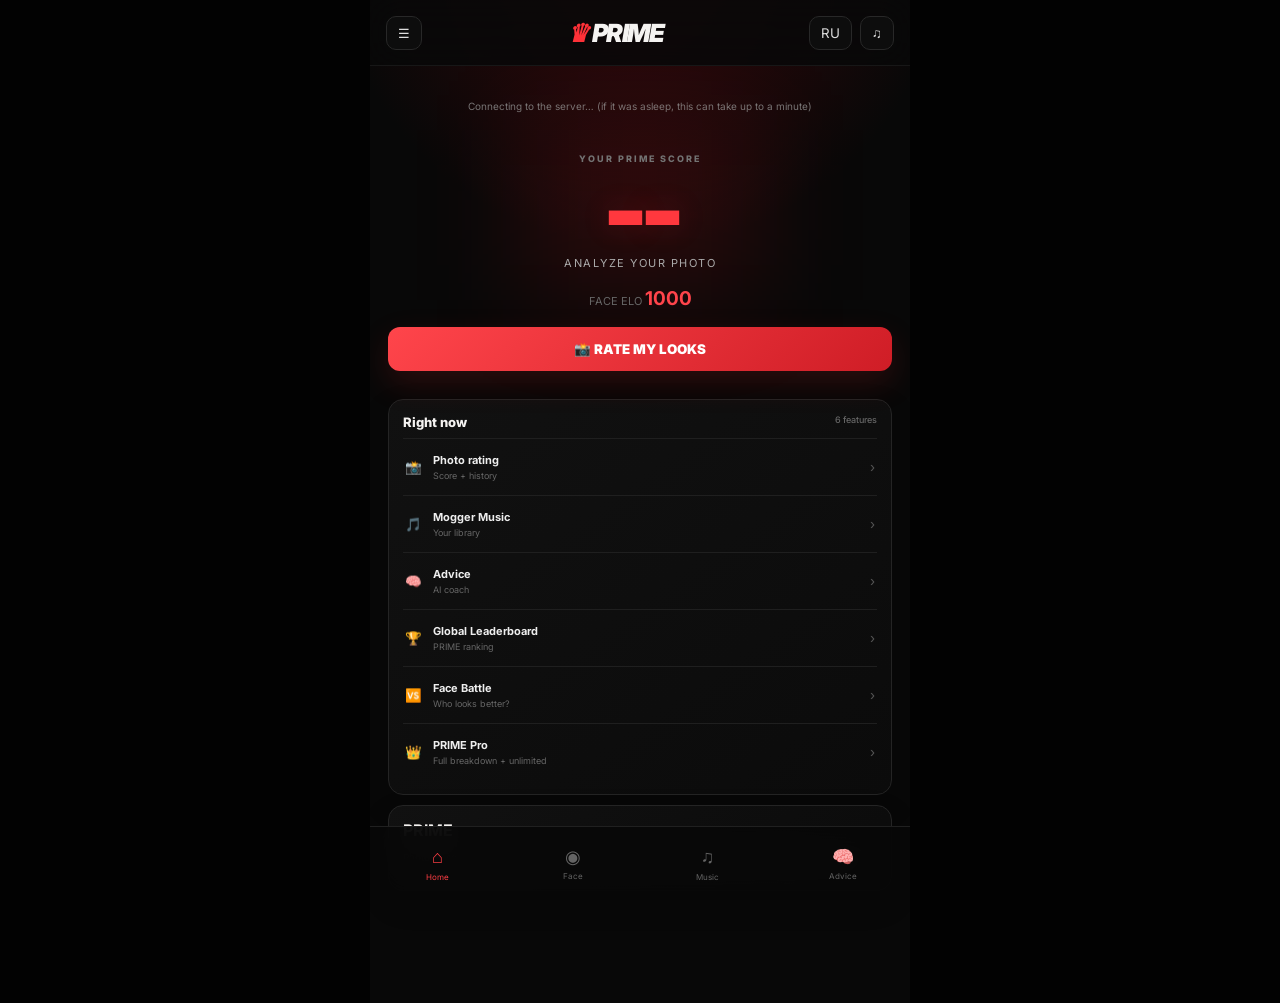
<file: index.html>
<!doctype html>
<html lang="ru"><head><meta charset="utf-8"><meta name="viewport" content="width=device-width,initial-scale=1"><meta name="theme-color" content="#090909"><title>PRIME</title><script>
(function(){
  function show(msg){
    try{
      var el=document.getElementById("__prime_err");
      if(!el){
        el=document.createElement("div");
        el.id="__prime_err";
        el.style.cssText="position:fixed;left:0;right:0;top:0;z-index:2147483647;background:#b00020;color:#fff;font:11px/1.5 monospace;padding:10px 12px;white-space:pre-wrap;max-height:60vh;overflow:auto";
        (document.body||document.documentElement).appendChild(el);
      }
      el.textContent += (el.textContent?"\n\n":"") + msg;
    }catch(e){}
  }
  window.addEventListener("error", function(e){
    show("JS Error: " + (e.message||e) + (e.filename?" @ "+e.filename+":"+e.lineno:""));
  });
  window.addEventListener("unhandledrejection", function(e){
    show("Unhandled Promise: " + (e.reason && e.reason.message ? e.reason.message : e.reason));
  });
})();
</script>
<script async src="https://telegram.org/js/telegram-web-app.js"></script><link rel="stylesheet" href="style.css?v=20260826-1"><link rel="preconnect" href="https://fonts.googleapis.com" crossorigin><link rel="preconnect" href="https://fonts.gstatic.com" crossorigin><link rel="stylesheet" href="https://fonts.googleapis.com/css2?family=Inter:wght@400;500;600;700;800;900&display=swap" media="print" onload="this.media='all'"><noscript><link rel="stylesheet" href="https://fonts.googleapis.com/css2?family=Inter:wght@400;500;600;700;800;900&display=swap"></noscript></head><body>
<div id="auth" class="auth-overlay hidden" aria-hidden="true"><div class="auth-card"><div class="logo">♛ PRIME</div><p class="muted" data-i18n="auth_intro">Открой PRIME из Telegram — аккаунт создастся автоматически.</p><div id="authStatus" class="status" data-i18n="auth_checking">Проверяем Telegram…</div></div></div>
<div class="app"><header class="top"><button id="menu" class="ghost" type="button">☰</button><div class="logo">♛ PRIME</div><div style="display:flex;gap:8px"><button id="langToggle" class="ghost" type="button">EN</button><button id="musicTop" class="ghost" type="button">♫</button></div></header><main id="home" class="view active"><div id="netStatus" class="status hidden" style="text-align:center;padding:8px 16px"></div><div class="hero"><div class="eyebrow" data-i18n="home_score_eyebrow">YOUR PRIME SCORE</div><div id="primeScore" class="score">--</div><div id="rankLabel" class="rank-label" data-i18n="home_rank_placeholder">ANALYZE YOUR PHOTO</div><div class="elo-line"><span data-i18n="home_elo_label">FACE ELO</span> <b id="elo">1000</b></div><button id="goFace" class="primary" type="button"><span data-i18n="home_go_face">📸 ОЦЕНИТЬ ВНЕШНОСТЬ</span></button></div><section class="card"><div class="section-title"><span data-i18n="home_section_title">Что сейчас</span><small data-i18n="home_section_count">5 функций</small></div><button class="row" type="button" data-go="face">📸 <span><b data-i18n="home_row_face_title">Оценка по фото</b><small data-i18n="home_row_face_sub">Score + history</small></span><i>›</i></button><button class="row" type="button" data-go="music">🎵 <span><b data-i18n="home_row_music_title">Mogger Music</b><small data-i18n="home_row_music_sub">Твоя библиотека</small></span><i>›</i></button><button class="row" type="button" data-go="advice">🧠 <span><b data-i18n="home_row_advice_title">Советы</b><small data-i18n="home_row_advice_sub">AI coach</small></span><i>›</i></button><button class="row" type="button" data-go="leaderboard">🏆 <span><b data-i18n="home_row_leaderboard_title">Global Leaderboard</b><small data-i18n="home_row_leaderboard_sub">Рейтинг PRIME</small></span><i>›</i></button><button class="row" type="button" data-go="compare">🆚 <span><b data-i18n="home_row_compare_title">Сравнить лица</b><small data-i18n="home_row_compare_sub">Кто выглядит лучше?</small></span><i>›</i></button><button class="row" type="button" data-go="pro">👑 <span><b data-i18n="home_row_pro_title">PRIME Pro</b><small data-i18n="home_row_pro_sub">Разбор по метрикам + безлимит</small></span><i>›</i></button></section><section class="card mini"><b>PRIME</b><p data-i18n="home_mini_text">Фото → score → Elo → музыка → советы. Данные сохраняются отдельно для каждого Telegram-аккаунта.</p></section></main>
<main id="face" class="view"><button class="back" type="button" data-go="home" data-i18n="back">‹ Назад</button><div class="eyebrow" data-i18n="face_eyebrow">FACE ANALYSIS</div><h1 data-i18n="face_title">Оценка внешности</h1><p class="muted" data-i18n="face_sub">Развлекательная визуальная оценка, не медицинский или научный диагноз.</p><div class="card upload-card"><input id="photoInput" type="file" accept="image/*" hidden><button id="pickPhoto" class="upload" type="button"><span>＋</span><b data-i18n="face_pick_photo">Выбрать фото</b><small data-i18n="face_pick_photo_hint">JPG / PNG</small></button><img id="preview" class="preview hidden" alt="preview"></div><div id="faceStatus" class="status" data-i18n="face_status_ready">Готов к анализу</div><button id="analyze" class="primary" type="button" disabled data-i18n="face_analyze_btn">АНАЛИЗИРОВАТЬ</button><div id="faceResult" class="hidden"><div class="score-card"><div class="eyebrow" data-i18n="face_visual_score_eyebrow">YOUR VISUAL SCORE</div><div id="faceScore" class="big-score">--</div><div id="type" class="type">--</div><p id="typeText" class="muted"></p></div><div id="metrics" class="card"></div><div class="card"><div class="section-title"><span data-i18n="face_reference_scale_title">Reference scale</span><small data-i18n="face_reference_scale_sub">твоя позиция</small></div><div class="scale"><span>SUB 3</span><span>SUB 5</span><span>LTN</span><span>MTN</span><span>HTN</span><span>CHAD</span><span>TRUE ADAM</span></div><div class="scale-bar"><i id="scalePos"></i></div></div><div class="card"><div class="section-title"><span data-i18n="face_next_steps_title">Следующие шаги</span><small data-i18n="face_next_steps_sub">AI</small></div><ul id="tips"></ul></div><button id="addElo" class="secondary" type="button" data-i18n="face_play_elo">⚔ СЫГРАТЬ ELO-МАТЧ</button></div><div class="card" id="progressCard"><div class="section-title"><span data-i18n="progress_title">Прогресс</span><small data-i18n="progress_sub">раз в неделю</small></div><div id="progressBody"><div class="status" data-i18n="progress_loading">Загрузка…</div></div><button id="remindToggle" class="secondary remind-toggle hidden" type="button" data-i18n="progress_remind_enable">🔔 Напоминать раз в неделю</button></div><div class="card"><div class="section-title"><span data-i18n="face_history_title">История анализа</span><small data-i18n="face_history_sub">100 последних</small></div><div id="faceHistory"></div></div><div class="card"><div class="section-title"><span data-i18n="face_elo_history_title">ELO история</span><small data-i18n="face_elo_history_sub">100 матчей</small></div><div id="eloHistory"></div></div></main>
<main id="music" class="view"><button class="back" type="button" data-go="home" data-i18n="back">‹ Назад</button><div class="eyebrow" data-i18n="music_eyebrow">MOGGER MODE</div><h1 data-i18n="music_title">Музыка</h1><p class="muted" data-i18n="music_sub">Треки хранятся в твоей персональной библиотеке на сервере.</p><div class="player card"><div class="cover">♛</div><div id="nowPlaying" class="now" data-i18n="music_now_playing_empty">Ничего не играет</div><audio id="audio" controls preload="metadata"></audio></div><button id="addMusic" class="primary" type="button" data-i18n="music_add_track">＋ ДОБАВИТЬ ТРЕК</button><input id="musicInput" type="file" accept="audio/*" hidden><div id="songs" class="songs"></div></main>
<main id="advice" class="view"><button class="back" type="button" data-go="home" data-i18n="back">‹ Назад</button><div class="eyebrow" data-i18n="advice_eyebrow">COACH</div><h1 data-i18n="advice_title">Советы</h1><p class="muted" data-i18n="advice_sub">Персональные безопасные рекомендации от AI.</p><div id="adviceLocked" class="card pro-locked hidden"><b data-i18n="advice_locked_title">🔒 Разбор доступен в PRIME Pro</b><p class="muted" data-i18n="advice_locked_text">Конкретные советы по каждой метрике — что именно делать на этой неделе — открываются с подпиской.</p><button class="primary" type="button" id="adviceUnlockBtn" data-i18n="advice_locked_btn">Разблокировать</button></div><div id="adviceFocus"></div><div class="card advice-list" id="adviceList"><div><b data-i18n="advice_loading_title">Загрузка…</b><span data-i18n="advice_loading_sub">AI coach готовит рекомендации.</span></div></div><button class="secondary" type="button" id="refreshAdvice" data-i18n="advice_refresh">ОБНОВИТЬ</button></main>
<main id="pro" class="view"><button class="back" type="button" data-go="home" data-i18n="back">‹ Назад</button><div class="eyebrow" data-i18n="pro_eyebrow">PRIME PRO</div><h1 data-i18n="pro_title">PRIME Pro</h1><p class="muted" data-i18n="pro_sub">Разблокируй полный разбор своей внешности и безлимит по фичам.</p><div id="proStatus" class="status" data-i18n="pro_status_loading">Проверяем статус…</div><div class="card pro-benefits"><div data-i18n="pro_benefit_1">🔎 Полный разбор по всем 6 метрикам + что делать на этой неделе</div><div id="proBenefit2">♾️ Безлимит батлов сравнения</div><div data-i18n="pro_benefit_3">👑 Отметка PRO в профиле</div></div><div id="proPrice" class="muted"></div><button id="buyProBtn" class="primary" type="button" data-i18n="pro_buy_btn">Оформить PRIME Pro</button><div class="section-title" style="margin-top:18px"><span data-i18n="pro_lifetime_divider">Или разово, без подписки</span></div><div id="proPriceLifetime" class="muted"></div><button id="buyProLifetimeBtn" class="secondary" type="button" data-i18n="pro_buy_lifetime_btn">PRIME Pro навсегда</button><div class="card" id="referralCard"><div class="section-title"><span data-i18n="referral_title">Пригласи друзей</span></div><p class="muted" data-i18n="referral_sub">Своя ссылка — переходы и регистрации по ней видно в статистике.</p><div id="referralLinkBox" class="referral-link-box" data-i18n="referral_loading">Загружаем…</div><button id="copyReferralBtn" class="secondary" type="button" data-i18n="referral_copy_btn">Скопировать ссылку</button></div></main><main id="leaderboard" class="view"><button class="back" type="button" data-go="home" data-i18n="back">‹ Назад</button><div class="eyebrow" data-i18n="leaderboard_eyebrow">RANKING</div><h1 data-i18n="leaderboard_title">Leaderboard</h1><div id="leaderboardList" class="card"></div></main>
<main id="compare" class="view"><button class="back" type="button" data-go="home" data-i18n="back">‹ Назад</button><div class="eyebrow" data-i18n="compare_eyebrow">FACE BATTLE</div><h1 data-i18n="compare_title">Сравнение</h1><p class="muted" data-i18n="compare_sub">Загрузи два фото — узнай у кого выше PRIME Score.</p><div class="compare-grid"><div class="compare-slot"><input id="compareInputA" type="file" accept="image/*" hidden><button id="pickCompareA" class="upload" type="button"><span>＋</span><b data-i18n="compare_slot_a">Фото 1</b></button><img id="previewCompareA" class="preview hidden" alt="preview A"></div><div class="compare-vs">VS</div><div class="compare-slot"><input id="compareInputB" type="file" accept="image/*" hidden><button id="pickCompareB" class="upload" type="button"><span>＋</span><b data-i18n="compare_slot_b">Фото 2</b></button><img id="previewCompareB" class="preview hidden" alt="preview B"></div></div><div id="compareStatus" class="status" data-i18n="compare_status_ready">Загрузи оба фото</div><button id="runCompare" class="primary" type="button" disabled data-i18n="compare_button">СРАВНИТЬ</button><div id="compareResult" class="hidden"><div class="compare-results-grid"><div id="compareCardA" class="compare-result-card score-card"><img id="compareResultPhotoA" class="compare-result-photo" alt=""><div id="compareScoreA" class="big-score">--</div><div id="compareTierA" class="type">--</div><div id="compareBadgeA" class="compare-winner-badge hidden" data-i18n="compare_winner_label">🏆 Победитель</div></div><div id="compareCardB" class="compare-result-card score-card"><img id="compareResultPhotoB" class="compare-result-photo" alt=""><div id="compareScoreB" class="big-score">--</div><div id="compareTierB" class="type">--</div><div id="compareBadgeB" class="compare-winner-badge hidden" data-i18n="compare_winner_label">🏆 Победитель</div></div></div><button id="resetCompare" class="secondary" type="button" data-i18n="compare_reset">Новое сравнение</button></div></main>
<nav class="nav"><button type="button" data-go="home" class="active">⌂<small data-i18n="nav_home">Главная</small></button><button type="button" data-go="face">◉<small>Face</small></button><button type="button" data-go="music">♫<small>Music</small></button><button type="button" data-go="advice">🧠<small>Advice</small></button></nav></div><div id="toast"></div>
<script defer src="i18n.js?v=20260826-1"></script><script defer src="telegram_session_bootstrap.js?v=20260824-1"></script><script defer src="app.js?v=20260826-1"></script><script defer src="fetch_guard.js?v=20260823-11"></script><script defer src="share.js?v=20260826-1"></script>
</body></html>
</file>
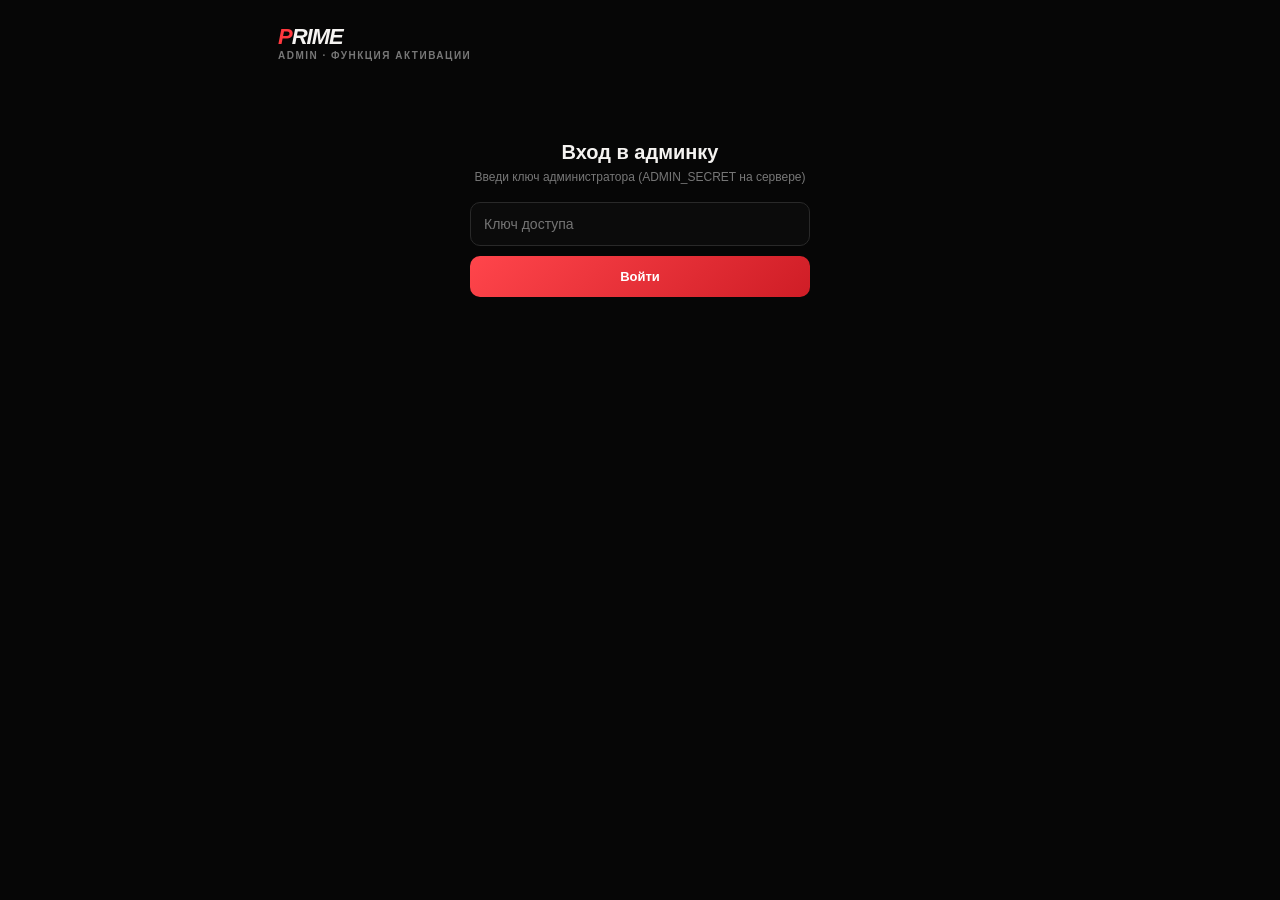
<file: admin.html>
<!doctype html>
<html lang="ru">
<head>
<meta charset="utf-8">
<meta name="viewport" content="width=device-width, initial-scale=1, viewport-fit=cover">
<meta name="robots" content="noindex, nofollow">
<title>PRIME · Admin</title>
<style>
  :root{--bg:#060606;--card:#0f0f0f;--card2:#0b0b0b;--line:#242424;--text:#f5f3f1;--muted:#777;--red:#ff383e;--red2:#b50f17;--green:#3ddc73}
  *{box-sizing:border-box}
  html,body{margin:0;background:var(--bg);color:var(--text);font-family:Inter,Arial,sans-serif}
  body{min-height:100vh}
  .wrap{max-width:760px;margin:0 auto;padding:24px 18px 60px}
  .top{display:flex;align-items:center;justify-content:space-between;margin-bottom:22px}
  .logo{font-size:22px;font-style:italic;font-weight:900;letter-spacing:-1px}
  .logo::first-letter{color:var(--red)}
  .logo small{display:block;font-style:normal;font-size:10px;letter-spacing:1.5px;color:var(--muted);font-weight:700}
  #refreshBtn{background:#111;color:#ddd;border:1px solid #2c2c2c;border-radius:10px;padding:9px 14px;font-size:12px;font-weight:700;cursor:pointer}
  #refreshBtn:disabled{opacity:.5;cursor:default}

  .gate{max-width:340px;margin:80px auto;text-align:center}
  .gate h1{font-size:20px;margin:0 0 6px}
  .gate p{color:var(--muted);font-size:12px;margin:0 0 18px}
  .gate input{width:100%;padding:13px;border-radius:10px;border:1px solid #292929;background:#0b0b0b;color:#fff;outline:none;font-size:14px;margin-bottom:10px}
  .gate input:focus{border-color:#7a252b}
  .gate button{width:100%;padding:13px;border-radius:10px;border:0;font-weight:900;color:#fff;background:linear-gradient(135deg,#ff454b,#cf1d26);cursor:pointer;font-size:13px}
  .gate .err{color:var(--red);font-size:11px;margin-top:10px;min-height:14px}

  .hidden{display:none!important}

  .note{font-size:10px;color:var(--muted);line-height:1.5;margin:0 0 18px;padding:10px 12px;border:1px solid var(--line);border-radius:10px;background:var(--card2)}

  .funnel{display:flex;flex-direction:column;gap:0;margin-bottom:22px}
  .stage{position:relative;border:1px solid var(--line);background:linear-gradient(145deg,var(--card),var(--card2));border-radius:14px;padding:16px;margin-bottom:2px}
  .stage-head{display:flex;justify-content:space-between;align-items:baseline}
  .stage-name{font-size:11px;font-weight:800;letter-spacing:.03em;color:#ccc;text-transform:uppercase}
  .stage-total{font-size:32px;font-weight:900;letter-spacing:-1px;color:var(--red)}
  .stage-sub{display:flex;gap:16px;margin-top:8px;font-size:10px;color:var(--muted)}
  .stage-sub b{color:#ccc;font-weight:800}
  .stage-bar{height:6px;border-radius:99px;background:#1c1c1c;margin-top:12px;overflow:hidden}
  .stage-bar i{display:block;height:100%;border-radius:99px;background:linear-gradient(90deg,#771218,#ff4045)}
  .arrow{text-align:center;color:var(--muted);font-size:11px;padding:6px 0;display:flex;align-items:center;justify-content:center;gap:8px}
  .arrow .pct{color:var(--green);font-weight:900}

  .card{border:1px solid var(--line);background:linear-gradient(145deg,var(--card),var(--card2));border-radius:15px;padding:16px;margin-bottom:16px}
  .section-title{font-size:12px;font-weight:800;letter-spacing:.02em;color:#ccc;margin-bottom:10px;display:flex;justify-content:space-between}
  .section-title small{color:var(--muted);font-weight:600;font-size:10px}
  .legend{display:flex;gap:14px;font-size:10px;color:var(--muted);margin-top:10px}
  .legend span{display:inline-flex;align-items:center;gap:5px}
  .legend i{width:8px;height:8px;border-radius:2px;display:inline-block}

  .status{font-size:11px;color:var(--muted);text-align:center;padding:30px 0}
  canvas{display:block;width:100%}

  .growth-grid{display:grid;grid-template-columns:repeat(3,1fr);gap:10px;margin-bottom:12px}
  .growth-item{border:1px solid var(--line);background:var(--card2);border-radius:11px;padding:12px 10px;text-align:center}
  .growth-item b{display:block;font-size:22px;font-weight:900;color:#8a5cff;letter-spacing:-.5px}
  .growth-item span{display:block;font-size:9px;color:var(--muted);margin-top:4px;line-height:1.35}
  .channel-list{display:flex;flex-wrap:wrap;gap:8px;font-size:10px;color:var(--muted)}
  .channel-list b{color:#ccc;font-weight:800}
  .channel-chip{border:1px solid var(--line);background:var(--card2);border-radius:99px;padding:5px 11px}
  .growth-empty{font-size:11px;color:var(--muted);text-align:center;padding:10px 0}
  .revenue-grid{display:grid;grid-template-columns:repeat(3,1fr);gap:10px;margin-bottom:12px}
  .revenue-item{border:1px solid var(--line);background:var(--card2);border-radius:11px;padding:12px 10px;text-align:center}
  .revenue-item b{display:block;font-size:22px;font-weight:900;color:var(--green);letter-spacing:-.5px}
  .revenue-item span{display:block;font-size:9px;color:var(--muted);margin-top:4px;line-height:1.35}
  .recent-payments{margin-top:4px}
  .recent-payment-row{display:flex;justify-content:space-between;padding:7px 0;border-top:1px solid var(--line);font-size:11px;color:#ccc}
  .recent-payment-row small{color:var(--muted);font-size:9px}
</style>
</head>
<body>
<div class="wrap">
  <div class="top">
    <div class="logo">PRIME<small>ADMIN &middot; ФУНКЦИЯ АКТИВАЦИИ</small></div>
    <button id="refreshBtn" class="hidden">⟳ Обновить</button>
  </div>

  <div id="gate" class="gate">
    <h1>Вход в админку</h1>
    <p>Введи ключ администратора (ADMIN_SECRET на сервере)</p>
    <input id="keyInput" type="password" placeholder="Ключ доступа" autocomplete="off">
    <button id="enterBtn">Войти</button>
    <div class="err" id="gateErr"></div>
  </div>

  <div id="content" class="hidden">
    <div class="note" id="trackingNote"></div>

    <div class="funnel" id="funnel"></div>

    <div class="card">
      <div class="section-title"><span>Динамика по дням</span><small id="chartRange"></small></div>
      <canvas id="chart" height="220"></canvas>
      <div class="legend">
        <span><i style="background:#555"></i>Контакты с ботом</span>
        <span><i style="background:#ff383e"></i>Регистрации</span>
        <span><i style="background:#3ddc73"></i>Активации</span>
        <span><i style="background:#8a5cff"></i>Рефералы</span>
      </div>
    </div>

    <div class="card">
      <div class="section-title"><span>Выручка &middot; PRIME Pro</span></div>
      <div id="revenueStats"></div>
    </div>

    <div class="card">
      <div class="section-title"><span>Рост &middot; рефералка и шеринг</span></div>
      <div id="growthStats"></div>
    </div>

    <div id="genTime" class="note"></div>
  </div>

  <div id="status" class="status hidden"></div>
</div>

<script>
(function () {
  const STORAGE_KEY = "prime_admin_key";
  const $ = (id) => document.getElementById(id);

  function fmt(n) { return new Intl.NumberFormat("ru-RU").format(n); }

  async function fetchFunnel(key) {
    const res = await fetch("/api/admin/funnel", { headers: { "X-Admin-Secret": key }, cache: "no-store" });
    const data = await res.json().catch(() => ({}));
    if (!res.ok) throw new Error(data.error || `Ошибка ${res.status}`);
    return data;
  }

  async function fetchPayments(key) {
    const res = await fetch("/api/admin/payments", { headers: { "X-Admin-Secret": key }, cache: "no-store" });
    const data = await res.json().catch(() => ({}));
    if (!res.ok) throw new Error(data.error || `Ошибка ${res.status}`);
    return data;
  }

  function renderRevenue(rev) {
    if (!rev) { $("revenueStats").innerHTML = `<div class="growth-empty">Нет данных</div>`; return; }
    const planLine = `Подписка: ${fmt(rev.plan_breakdown.weekly)} &middot; Навсегда: ${fmt(rev.plan_breakdown.lifetime)}`;
    const recentHtml = rev.recent_payments.length
      ? `<div class="recent-payments">${rev.recent_payments.map(p => {
          const d = p.created_at ? new Date(p.created_at).toLocaleString("ru-RU") : "";
          const planLabel = p.plan === "lifetime" ? "Навсегда" : "Подписка";
          return `<div class="recent-payment-row"><span>${fmt(p.amount_stars)} ⭐ &middot; ${planLabel}</span><small>${d}</small></div>`;
        }).join("")}</div>`
      : `<div class="growth-empty">Платежей пока не было</div>`;
    $("revenueStats").innerHTML = `
      <div class="revenue-grid">
        <div class="revenue-item"><b>${fmt(rev.revenue_stars.total)} ⭐</b><span>всего заработано (7д: ${fmt(rev.revenue_stars.last7d)})</span></div>
        <div class="revenue-item"><b>${fmt(rev.payments_count.total)}</b><span>платежей (7д: ${fmt(rev.payments_count.last7d)})</span></div>
        <div class="revenue-item"><b>${fmt(rev.active_subscribers)}</b><span>активных Pro (навсегда: ${fmt(rev.lifetime_holders)})</span></div>
      </div>
      <div class="note" style="margin:0 0 10px">${planLine}</div>
      ${recentHtml}`;
  }

  function renderStage(name, stage, prevTotal) {
    const pctOfPrev = prevTotal ? Math.round((stage.total / prevTotal) * 100) : 100;
    return `
      <div class="stage">
        <div class="stage-head">
          <div class="stage-name">${name}</div>
          <div class="stage-total">${fmt(stage.total)}</div>
        </div>
        <div class="stage-sub">
          <span>7 дней: <b>${fmt(stage.last7d)}</b></span>
          <span>30 дней: <b>${fmt(stage.last30d)}</b></span>
        </div>
        <div class="stage-bar"><i style="width:${pctOfPrev}%"></i></div>
      </div>`;
  }

  function renderFunnel(data) {
    const s = data.stages;
    const c = data.conversion;
    $("funnel").innerHTML = [
      renderStage("Контакты с ботом", s.bot_contacts, null),
      `<div class="arrow">конверсия в регистрацию &nbsp;<span class="pct">${c.contact_to_register ?? "—"}%</span></div>`,
      renderStage("Регистрации", s.registrations, s.bot_contacts.total),
      `<div class="arrow">конверсия в активацию &nbsp;<span class="pct">${c.register_to_activate ?? "—"}%</span></div>`,
      renderStage("Активации (1+ анализ фото)", s.activations, s.registrations.total),
    ].join("");

    $("trackingNote").textContent =
      "Контакты с ботом считаются только с момента установки этой фичи — исторические данные до неё недоступны.";

    const gen = new Date(data.generated_at);
    $("genTime").textContent = "Обновлено: " + gen.toLocaleString("ru-RU");
  }

  const CHANNEL_LABELS = { telegram: "Telegram", download: "Скачать", native: "Системный шеринг", copy: "Копировать", unknown: "Другое" };

  function renderGrowth(growth) {
    if (!growth) { $("growthStats").innerHTML = `<div class="growth-empty">Нет данных</div>`; return; }
    const g = growth;
    const registeredPct = g.referral_to_register_pct != null ? ` (${g.referral_to_register_pct}%)` : "";
    const channels = Object.entries(g.share_clicks_by_channel || {}).sort((a, b) => b[1] - a[1]);
    const channelHtml = channels.length
      ? `<div class="channel-list">${channels.map(([key, n]) => `<span class="channel-chip"><b>${fmt(n)}</b> ${CHANNEL_LABELS[key] || key}</span>`).join("")}</div>`
      : `<div class="growth-empty">Пока никто не нажимал "поделиться"</div>`;
    $("growthStats").innerHTML = `
      <div class="growth-grid">
        <div class="growth-item"><b>${fmt(g.referrals.total)}</b><span>переходы по рефералке (7д: ${fmt(g.referrals.last7d)})</span></div>
        <div class="growth-item"><b>${fmt(g.referred_registered)}${registeredPct}</b><span>из них зарегистрировались</span></div>
        <div class="growth-item"><b>${fmt(g.share_clicks.total)}</b><span>клики "поделиться" (7д: ${fmt(g.share_clicks.last7d)})</span></div>
      </div>
      ${channelHtml}`;
  }

  function drawChart(daily) {
    const canvas = $("chart");
    const cssWidth = canvas.parentElement.clientWidth || 320;
    const cssHeight = 220;
    const dpr = window.devicePixelRatio || 1;
    canvas.width = cssWidth * dpr;
    canvas.height = cssHeight * dpr;
    canvas.style.height = cssHeight + "px";
    const ctx = canvas.getContext("2d");
    ctx.scale(dpr, dpr);
    ctx.clearRect(0, 0, cssWidth, cssHeight);

    const padL = 28, padR = 4, padT = 10, padB = 26;
    const plotW = cssWidth - padL - padR;
    const plotH = cssHeight - padT - padB;
    const n = daily.length;
    if (!n) return;

    const order = ["bot_contacts", "registrations", "activations", "referrals"];
    const maxVal = Math.max(1, ...daily.map(d => Math.max(...order.map(k => d[k] || 0))));
    const stepX = n > 1 ? plotW / n : plotW;
    const barW = Math.max(2, stepX * 0.18);

    // gridlines + y labels
    ctx.strokeStyle = "#1c1c1c";
    ctx.fillStyle = "#666";
    ctx.font = "9px Inter, Arial, sans-serif";
    ctx.textAlign = "right";
    const ySteps = 4;
    for (let i = 0; i <= ySteps; i++) {
      const y = padT + plotH - (plotH * i) / ySteps;
      ctx.beginPath(); ctx.moveTo(padL, y); ctx.lineTo(cssWidth - padR, y); ctx.stroke();
      ctx.fillText(String(Math.round((maxVal * i) / ySteps)), padL - 6, y + 3);
    }

    const seriesColor = { bot_contacts: "#555", registrations: "#ff383e", activations: "#3ddc73", referrals: "#8a5cff" };

    daily.forEach((d, i) => {
      const groupX = padL + i * stepX + (stepX - barW * order.length) / 2;
      order.forEach((key, j) => {
        const val = d[key] || 0;
        const h = (val / maxVal) * plotH;
        ctx.fillStyle = seriesColor[key];
        ctx.fillRect(groupX + j * barW, padT + plotH - h, barW - 1, h);
      });
    });

    // x labels: first, middle, last date only (avoid clutter)
    ctx.fillStyle = "#666";
    ctx.textAlign = "center";
    [0, Math.floor((n - 1) / 2), n - 1].forEach((idx) => {
      if (idx < 0 || idx >= n) return;
      const label = daily[idx].date.slice(5); // MM-DD
      const x = padL + idx * stepX + stepX / 2;
      ctx.fillText(label, x, cssHeight - 8);
    });
  }

  function showStatus(text) {
    $("status").textContent = text;
    $("status").classList.toggle("hidden", !text);
  }

  async function load(key) {
    showStatus("Загрузка…");
    $("content").classList.add("hidden");
    try {
      const data = await fetchFunnel(key);
      renderFunnel(data);
      renderGrowth(data.growth);
      try {
        const rev = await fetchPayments(key);
        renderRevenue(rev);
      } catch (e) {
        $("revenueStats").innerHTML = `<div class="growth-empty">Не удалось загрузить: ${e.message}</div>`;
      }
      $("chartRange").textContent = `последние ${data.daily.length} дн.`;
      drawChart(data.daily);
      $("content").classList.remove("hidden");
      $("refreshBtn").classList.remove("hidden");
      showStatus("");
      return true;
    } catch (e) {
      showStatus("");
      return e;
    }
  }

  async function tryEnter(key, fromStorage) {
    const result = await load(key);
    if (result === true) {
      try { localStorage.setItem(STORAGE_KEY, key); } catch (e) {}
      $("gate").classList.add("hidden");
      return;
    }
    if (fromStorage) {
      try { localStorage.removeItem(STORAGE_KEY); } catch (e) {}
      return;
    }
    $("gateErr").textContent = result.message || "Не удалось войти";
  }

  $("enterBtn").addEventListener("click", () => {
    const key = $("keyInput").value.trim();
    if (!key) return;
    $("gateErr").textContent = "";
    tryEnter(key, false);
  });
  $("keyInput").addEventListener("keydown", (e) => { if (e.key === "Enter") $("enterBtn").click(); });

  $("refreshBtn").addEventListener("click", () => {
    let key = "";
    try { key = localStorage.getItem(STORAGE_KEY) || ""; } catch (e) {}
    if (key) load(key);
  });

  window.addEventListener("resize", () => {
    let key = "";
    try { key = localStorage.getItem(STORAGE_KEY) || ""; } catch (e) {}
    if (key && !$("content").classList.contains("hidden")) load(key);
  });

  (function bootstrap() {
    let saved = "";
    try { saved = localStorage.getItem(STORAGE_KEY) || ""; } catch (e) {}
    if (saved) {
      $("keyInput").value = saved;
      tryEnter(saved, true);
    }
  })();
})();
</script>
</body>
</html>
</file>
<file: style.css>
:root{--bg:#060606;--card:#0f0f0f;--line:#252525;--text:#f5f3f1;--muted:#777;--red:#ff3138;--red2:#b50f17}
*{box-sizing:border-box}html,body{margin:0;background:#020202;color:var(--text);font-family:Inter,Arial,sans-serif}body{min-height:100vh;pointer-events:auto}.app{position:relative;z-index:100;width:min(100%,540px);min-height:100vh;margin:auto;background:radial-gradient(circle at 50% -6%,#38090c 0,transparent 28%),#080808;padding-bottom:84px;overflow:hidden;pointer-events:auto}.top{height:66px;display:flex;align-items:center;justify-content:space-between;padding:0 16px;border-bottom:1px solid #171717;background:#080808df;backdrop-filter:blur(18px);position:sticky;top:0;z-index:10}.logo{font-size:25px;font-style:italic;font-weight:900;letter-spacing:-1.4px}.logo::first-letter{color:var(--red)}button{font-family:inherit;cursor:pointer;touch-action:manipulation;-webkit-tap-highlight-color:transparent;pointer-events:auto;position:relative;z-index:101}.ghost{border:1px solid #282828;background:#0d0d0d;color:#ddd;border-radius:10px;padding:8px 11px}.view{display:none;padding:18px;animation:pageIn .35s ease both}.view.active{display:block}@keyframes pageIn{from{opacity:0;transform:translateY(10px)}to{opacity:1;transform:none}}.hero{text-align:center;padding:33px 0 18px;position:relative}.hero:before{content:"";position:absolute;width:240px;height:170px;left:50%;top:10px;transform:translateX(-50%);background:#ff1f2520;filter:blur(52px);animation:pulse 3.8s ease-in-out infinite}@keyframes pulse{50%{opacity:.48;transform:translateX(-50%) scale(1.12)}}.hero>*{position:relative}.eyebrow{font-size:9px;letter-spacing:2px;font-weight:800;color:#737373}.score{font-size:98px;line-height:.94;font-weight:900;letter-spacing:-8px;color:#ff383e;text-shadow:0 0 30px #ff293330;animation:scoreIn .7s cubic-bezier(.2,.9,.2,1)}@keyframes scoreIn{from{opacity:0;transform:scale(.88) translateY(10px)}to{opacity:1;transform:none}}.rank-label{font-size:11px;letter-spacing:1.5px;color:#aaa}.elo-line{margin:17px 0;color:#666;font-size:11px}.elo-line b{color:#ff444b;font-size:19px}.primary,.secondary{width:100%;padding:14px 16px;border-radius:12px;border:0;font-weight:900;transition:transform .18s,box-shadow .18s}.primary{color:#fff;background:linear-gradient(135deg,#ff454b,#cf1d26);box-shadow:0 12px 32px #ff262b25}.primary:hover{transform:translateY(-2px);box-shadow:0 15px 36px #ff262b3a}.secondary{margin-top:9px;background:#111;color:#ddd;border:1px solid #2c2c2c}.card{margin:10px 0;padding:14px;border:1px solid #242424;border-radius:15px;background:linear-gradient(145deg,#111,#0b0b0b);box-shadow:0 12px 30px #00000025}.section-title{display:flex;justify-content:space-between;font-size:13px;font-weight:800;margin-bottom:8px}.section-title small{font-size:9px;color:#666;font-weight:500}.row{width:100%;display:flex;align-items:center;gap:11px;padding:14px 2px;background:none;border:0;border-top:1px solid #1f1f1f;color:#eee;text-align:left}.row span{flex:1}.row b{display:block;font-size:11px}.row small{display:block;color:#666;font-size:9px;margin-top:3px}.row i{font-style:normal;color:#555}.mini p,.muted{color:#777;font-size:10px;line-height:1.55}h1{font-size:39px;line-height:.98;letter-spacing:-1.5px;margin:9px 0 7px}.back{background:none;border:0;color:#999;padding:5px 0;margin-bottom:6px}.upload-card{margin-top:15px}.upload{width:100%;height:190px;border:1px dashed #572328;background:#130b0c;border-radius:13px;color:#eee;display:grid;place-content:center;gap:5px;text-align:center}.upload span{font-size:38px;color:var(--red)}.upload small{color:#666}.preview{display:block;width:100%;max-height:420px;object-fit:cover;border-radius:12px}.hidden{display:none!important}.score-card{text-align:center;border:1px solid #4a1a1f;background:linear-gradient(145deg,#170b0d,#0b0b0b);border-radius:15px;padding:17px;margin-top:12px}.big-score{font-size:85px;font-weight:900;line-height:1;color:#ff3b42;text-shadow:0 0 30px #ff202030}.type{font-size:22px;font-weight:900}.metric{margin:11px 0}.metric-head{display:flex;justify-content:space-between;font-size:10px}.meter{height:5px;background:#242424;border-radius:99px;overflow:hidden;margin-top:6px}.meter i{display:block:height:100%;background:linear-gradient(90deg,#771218,#ff4045);border-radius:99px}.scale{display:grid;grid-template-columns:30fr 15fr 15fr 15fr 10fr 10fr 5fr;align-items:start;gap:2px;font-size:6px;line-height:1.1;color:#666;text-align:center;white-space:nowrap}.scale span{min-width:0;overflow:visible;text-overflow:clip}.scale span:first-child{text-align:center}.scale span:last-child{text-align:center}.scale-bar{height:6px;margin-top:10px;background:linear-gradient(90deg,#661116,#ff363b,#a7a7a7);border-radius:99px;position:relative}.scale-bar i{position:absolute;width:3px;height:17px;top:50%;transform:translate(-50%,-50%);background:#fff;box-shadow:0 0 8px white;transition:left .25s ease}.player{text-align:center}.cover{width:155px;height:155px;margin:auto;border-radius:16px;display:grid;place-items:center;background:linear-gradient(145deg,#5a161b,#080808);font-size:62px;color:#ff383e;box-shadow:0 15px 45px #ff202015;animation:floatCover 4s ease-in-out infinite}@keyframes floatCover{50%{transform:translateY(-3px)}}.now{margin:14px 0;font-size:12px;font-weight:800}.player input{width:100%;accent-color:#ff383e}.controls{display:flex;justify-content:center;align-items:center;gap:30px}.controls button{border:0;background:none;color:#ddd;font-size:21px}.controls .play{width:54px;height:54px;border-radius:50%;background:#ff3b42;color:white}.songs .song{display:flex;align-items:center;gap:8px;padding:12px;border:1px solid #212121;background:#0c0c0c;border-radius:11px;margin:7px 0;font-size:10px}.songs .song b{flex:1}.songs .song button{background:none;border:0;color:#666}.advice-list div{padding:12px 2px;border-bottom:1px solid #202020}.advice-list b{display:block;font-size:11px}.advice-list span{display:block;color:#777;font-size:10px;line-height:1.5;margin-top:3px}.nav{position:fixed;bottom:0;left:50%;transform:translateX(-50%);width:min(540px,100%);height:74px;background:#080808ed;border-top:1px solid #202020;backdrop-filter:blur(18px);display:grid;grid-template-columns:repeat(4,1fr);z-index:200}.nav button{border:0;background:none;color:#646464;font-size:18px}.nav button.active{color:#ff3f45}.nav small{display:block;font-size:8px;margin-top:4px}#toast{position:fixed;z-index:300;left:50%;top:78px;transform:translate(-50%,-12px);opacity:0;background:#151515;border:1px solid #472125;color:white;border-radius:10px;padding:10px 14px;font-size:10px;transition:.25s}#toast.show{opacity:1;transform:translate(-50%,0)}.status{margin-top:8px;font-size:10px;color:#777}.auth-overlay{position:fixed;inset:0;z-index:-1;background:transparent;display:none!important;pointer-events:none}.auth-card{display:none!important}.auth-card input{display:block;width:100%;margin:8px 0;padding:13px;border-radius:10px;border:1px solid #292929;background:#0b0b0b;color:#fff;outline:none}.auth-card input:focus{border-color:#7a252b}.auth-card .secondary{margin-top:8px}

/* --- Face Battle (two-photo compare) --- */
.compare-grid{display:grid;grid-template-columns:1fr auto 1fr;align-items:center;gap:10px;margin-top:15px}
.compare-slot{display:flex;flex-direction:column;gap:8px}
.compare-slot .upload{height:130px}
.compare-vs{font-weight:900;font-size:13px;color:var(--red);letter-spacing:.05em}
.compare-results-grid{display:grid;grid-template-columns:1fr 1fr;gap:10px;margin-top:14px}
.compare-result-card{position:relative;transition:border-color .2s,box-shadow .2s}
.compare-result-card .big-score{font-size:42px}
.compare-result-card .type{font-size:13px}
.compare-result-photo{width:100%;aspect-ratio:1;object-fit:cover;border-radius:12px;margin-bottom:8px;display:block;background:#0c0c0c}
.compare-result-card.winner{border-color:var(--red);box-shadow:0 0 26px #ff262b40}
.compare-winner-badge{position:absolute;top:8px;right:8px;background:linear-gradient(135deg,#ff454b,#cf1d26);color:#fff;font-size:9px;font-weight:900;padding:4px 8px;border-radius:99px;letter-spacing:.05em}

/* --- Shareable player-card image (rendered on canvas in share.js, shown
   here as a plain <img> so the on-screen preview matches exactly what gets
   downloaded/shared -- no separate DOM-vs-export styling to keep in sync). */
.share-card-wrap{margin-top:6px;border-radius:20px;overflow:hidden;background:#0b0b0b;border:1px solid #ffffff14;min-height:120px;display:flex;align-items:center;justify-content:center}
.share-card-wrap .status{padding:26px 10px;text-align:center}
.share-card-img{display:block;width:100%;height:auto;border-radius:20px}
.share-actions{display:grid;grid-template-columns:1fr 1fr;gap:10px;margin-top:14px}

/* --- History list photo thumbnail --- */
.history-thumb{width:34px;height:34px;border-radius:8px;object-fit:cover;flex-shrink:0;background:#0c0c0c}

/* --- Weekly progress (before/after photos, delta, timeline, trend chart) --- */
.progress-compare{display:grid;grid-template-columns:1fr auto 1fr;align-items:center;gap:8px;margin-top:2px}
.progress-photo{display:flex;flex-direction:column;align-items:center;gap:4px;text-align:center}
.progress-photo img,.progress-photo-placeholder{width:100%;aspect-ratio:1;object-fit:cover;border-radius:12px;background:#0c0c0c;border:1px solid #242424}
.progress-photo small{color:#666;font-size:9px;letter-spacing:.03em;text-transform:uppercase}
.progress-photo b{font-size:18px;font-weight:900}
.progress-delta{font-weight:900;font-size:15px;padding:5px 9px;border-radius:99px;background:#151515;border:1px solid #2c2c2c;white-space:nowrap}
.progress-delta.up{color:#3ddc73;border-color:#1d4a2e}
.progress-delta.down{color:#ff5158;border-color:#4a1a1f}
.progress-delta.flat{color:#999}
.progress-note{margin-top:9px;text-align:center}
.progress-timeline{display:flex;gap:8px;overflow-x:auto;margin-top:14px;padding-bottom:2px}
.progress-tl-item{flex:0 0 auto;display:flex;flex-direction:column;align-items:center;gap:3px;width:52px;text-align:center}
.progress-tl-item img,.progress-tl-placeholder{width:44px;height:44px;border-radius:10px;object-fit:cover;background:#0c0c0c;border:1px solid #242424}
.progress-tl-item b{font-size:11px;font-weight:900}
.progress-tl-item small{color:#666;font-size:8px}
.progress-chart{display:block;width:100%;height:90px;margin-top:14px}

/* --- Per-metric focus cards on the Advice tab --- */
.focus-card{padding:12px 14px}
.focus-head{display:flex;justify-content:space-between;align-items:center;gap:8px;margin-bottom:6px}
.focus-head b{font-size:12px;font-weight:800;text-transform:capitalize}
.focus-score{font-size:10px;font-weight:900;color:#ff444b;background:#1a0d0e;border:1px solid #3a171b;border-radius:99px;padding:3px 8px;white-space:nowrap}
.focus-card p{margin:0;color:#aaa;font-size:11px;line-height:1.6}

/* --- PRIME Pro paywall (upsell view + locked-state card on Advice) --- */
.pro-benefits{display:flex;flex-direction:column;gap:11px;font-size:12px;color:#eee}
.pro-benefits div{padding:10px 12px;border:1px solid #242424;border-radius:11px;background:#0d0d0d}
#proPrice{text-align:center;margin:10px 0;font-size:11px;color:#999;font-weight:700}
#proStatus{text-align:center;margin-bottom:14px;padding:10px 12px;border:1px solid #242424;border-radius:11px;background:#0d0d0d}
.pro-locked{text-align:center;border:1px solid #4a1a1f;background:linear-gradient(145deg,#170b0d,#0b0b0b)}
.pro-locked b{display:block;font-size:13px;margin-bottom:6px}
.pro-locked p{margin:0 0 12px}
.referral-link-box{margin:4px 0 11px;padding:11px 12px;border:1px dashed #333;border-radius:10px;background:#0c0c0c;color:#bbb;font-size:11px;word-break:break-all;font-family:"Courier New",monospace}
</file>
